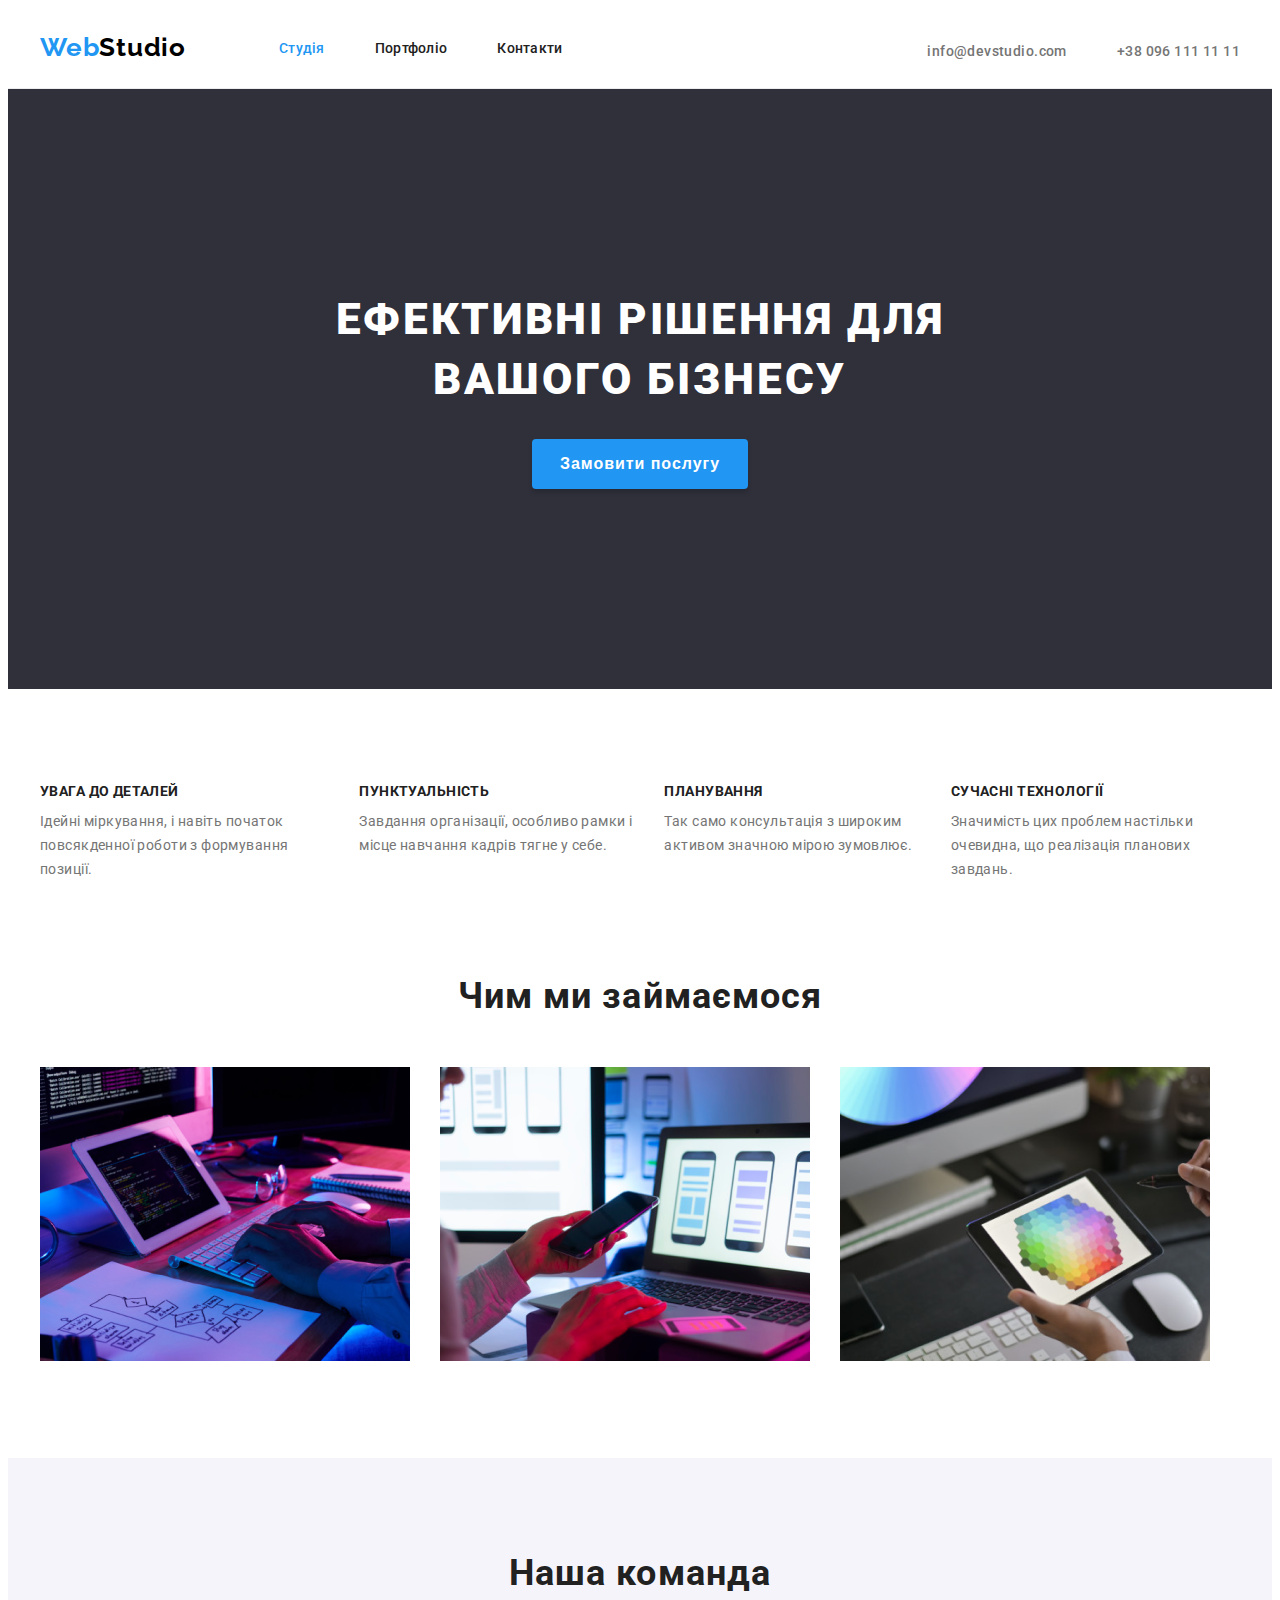
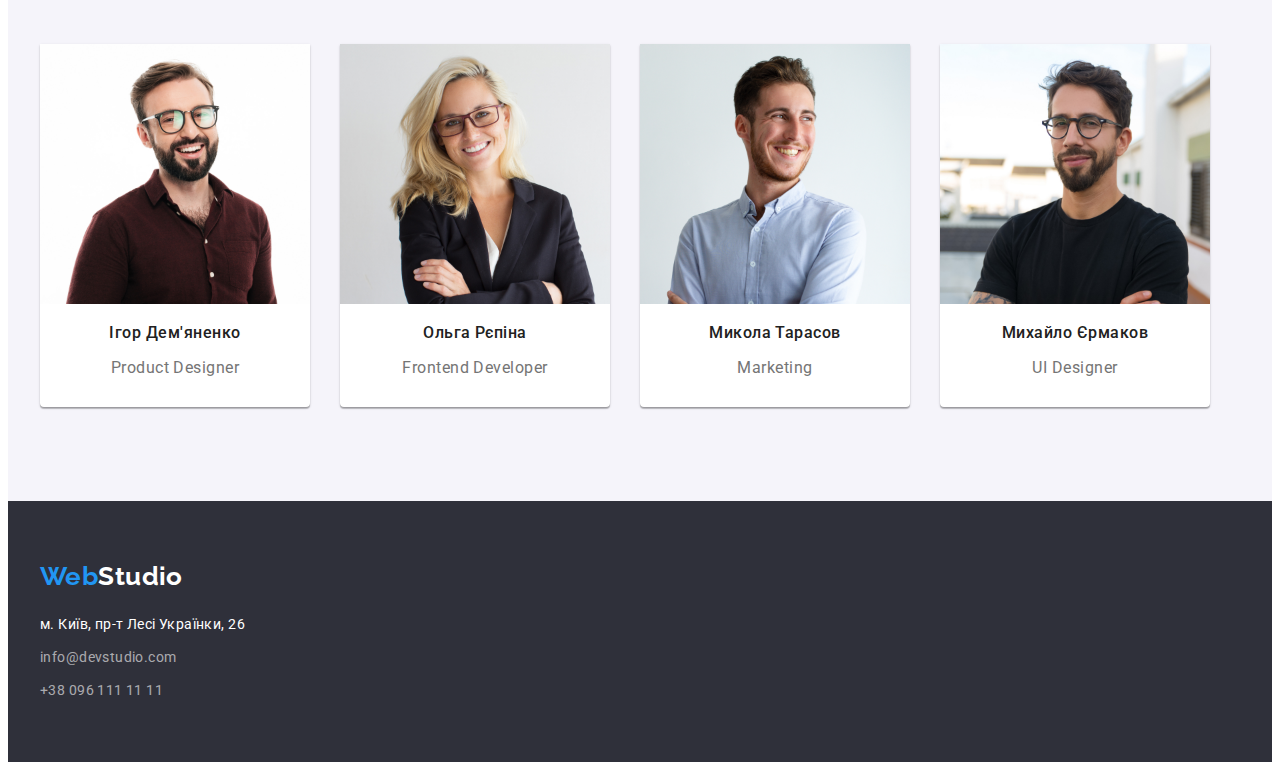
<file: index.html>
<!DOCTYPE html>
<html lang="uk">

<head>
    <meta charset="UTF-8">
    <meta http-equiv="X-UA-Compatible" content="IE=edge">
    <meta name="viewport" content="width=device-width, initial-scale=1.0">
    <title>Web Studio</title>
    <link rel="preconnect" href="https://fonts.googleapis.com">
    <link rel="preconnect" href="https://fonts.gstatic.com" crossorigin>
    <link
        href="https://fonts.googleapis.com/css2?family=Raleway:wght@700&family=Roboto:wght@400;500;700;900&display=swap"
        rel="stylesheet">

    <!--Modern normalize-->
    <link rel="stylesheet" href="https://cdnjs.cloudflare.com/ajax/libs/modern-normalize/1.1.0/modern-normalize.min.css"
        integrity="sha512-wpPYUAdjBVSE4KJnH1VR1HeZfpl1ub8YT/NKx4PuQ5NmX2tKuGu6U/JRp5y+Y8XG2tV+wKQpNHVUX03MfMFn9Q=="
        crossorigin="anonymous" referrerpolicy="no-referrer" />

    <link rel="stylesheet" href="./styles/styles.css" />

</head>

<body class="page">

    <header class="header">
        <div class="container header-container">
            <nav class="header-nav">
                <a href="./index.html" class="logo-header"><span class="logo-web">Web</span>Studio</a>
                <ul class="navigation">
                    <li><a class="header-link nav active link" href="./index.html">Студія</a></li>
                    <li><a class="header-link nav link" href="./portfolio.html">Портфоліо</a></li>
                    <li><a class="header-link nav link" href="">Контакти</a> </li>
                </ul>
            </nav>
            <ul class="list-header">
                <li class="item">
                    <a class="link-contacts" href="mailto:info@devstudio.com">info@devstudio.com</a>
                </li>
                <li class="item">
                    <a class="link-contacts" href="tel:+380961111111">+38 096 111 11 11</a>
                </li>
            </ul>
        </div>
    </header>

    <main class="main">
        <section class="hero">
            <div class="container container-hero">
                <h1 class="hero-title">Ефективні рішення для вашого бізнесу</h1>
                <button class="hero-button" type="button">Замовити послугу</button>
            </div>
        </section>
        <section class="features section">
            <div class="container container-features">
                <ul class="list-features">
                    <li class="">
                        <h3 class="features-detail">УВАГА ДО ДЕТАЛЕЙ</h3>
                        <p class="features-detail-p">Ідейні міркування, і навіть початок повсякденної роботи з
                            формування позиції.</p>
                    </li>
                    <li>
                        <h3 class="features-detail">ПУНКТУАЛЬНІСТЬ</h3>
                        <p class="features-detail-p">Завдання організації, особливо рамки і місце навчання кадрів тягне
                            у себе.</p>
                    </li>
                    <li>
                        <h3 class="features-detail">ПЛАНУВАННЯ</h3>
                        <p class="features-detail-p">Так само консультація з широким активом значною мірою зумовлює.</p>
                    </li>
                    <li>
                        <h3 class="features-detail">СУЧАСНІ ТЕХНОЛОГІЇ</h3>
                        <p class="features-detail-p">Значимість цих проблем настільки очевидна, що реалізація планових
                            завдань.</p>
                    </li>
                </ul>
            </div>
        </section>
        <section class="our-work section">
            <div class="container container-our-work">
                <h2 class="what-we-do-title">Чим ми займаємося</h2>
                <div class="work">
                    <div class="work-1">
                        <img src="./images/index html/photo-1.png" alt="людина набирає текст на клавіатурі" width="370"
                            height="294">
                    </div>
                    <div class="work-2">
                        <img src="./images/index html/photo-2.png" alt="людина працює на ноутбуці" width="370"
                            height="294">
                    </div>
                    <div class="work-3">
                        <img src="./images/index html/photo-3.png" alt="людина працює на планшеті" width="370"
                            height="294">
                    </div>
                </div>
            </div>
        </section>

        <!--Наша команда-->
        <section class="our-team section">
            <div class="container container-our-team">
                <h2 class="our-headline-team">Наша команда</h2>
                <div class="team-list">
                    <div class="list-item-team">
                        <img class="team-image" src="./images/index html/product-designer.jpg"
                            alt="чоловік в коричневій сорочці" width="270" height="260">
                        <h3 class="name">Ігор Дем'яненко</h3>
                        <p class="position">Product Designer</p>
                    </div>
                    <div class="list-item-team">
                        <img class="team-image" src="./images/index html/frontend-developer.jpg"
                            alt="жінка в чорному піджаку" width="270" height="260">
                        <h3 class="name">Ольга Рєпіна</h3>
                        <p class="position">Frontend Developer</p>
                    </div>
                    <div class="list-item-team">
                        <img class="team-image" src="./images/index html/marketing.jpg" alt="чоловік в білій сорочці"
                            width="270" height="260">
                        <h3 class="name">Микола Тарасов</h3>
                        <p class="position">Marketing</p>
                    </div>
                    <div class="list-item-team">
                        <img class="team-image" src="./images/index html/ui-designer.jpg"
                            alt="чоловік в чорній футболці" width="270" height="260">
                        <h3 class="name">Михайло Єрмаков</h3>
                        <p class="position">UI Designer</p>
                    </div>
                </div>
            </div>
        </section>
    </main>

    <footer class="footer">
        <div class="container container-footer">
            <a href="WebStudio" class="logo-footer">Web<span class="logo-footer-1">Studio</span></a>
            <address>
                <ul class="footer-list">
                    <li class="footer-li"><a href="adress:м. Київ, пр-т Лесі Українки, 26" class="adress">м. Київ, пр-т
                            Лесі Українки, 26</a></li>
                    <li class="footer-li"><a href="mailto:info@devstudio.com" class="contacts">info@devstudio.com</a>
                    </li>
                    <li class=""><a href="tel:+380961111111" class="contacts">+38 096 111 11 11</a></li>
                </ul>
            </address>

        </div>
    </footer>

</body>

</html>
</file>
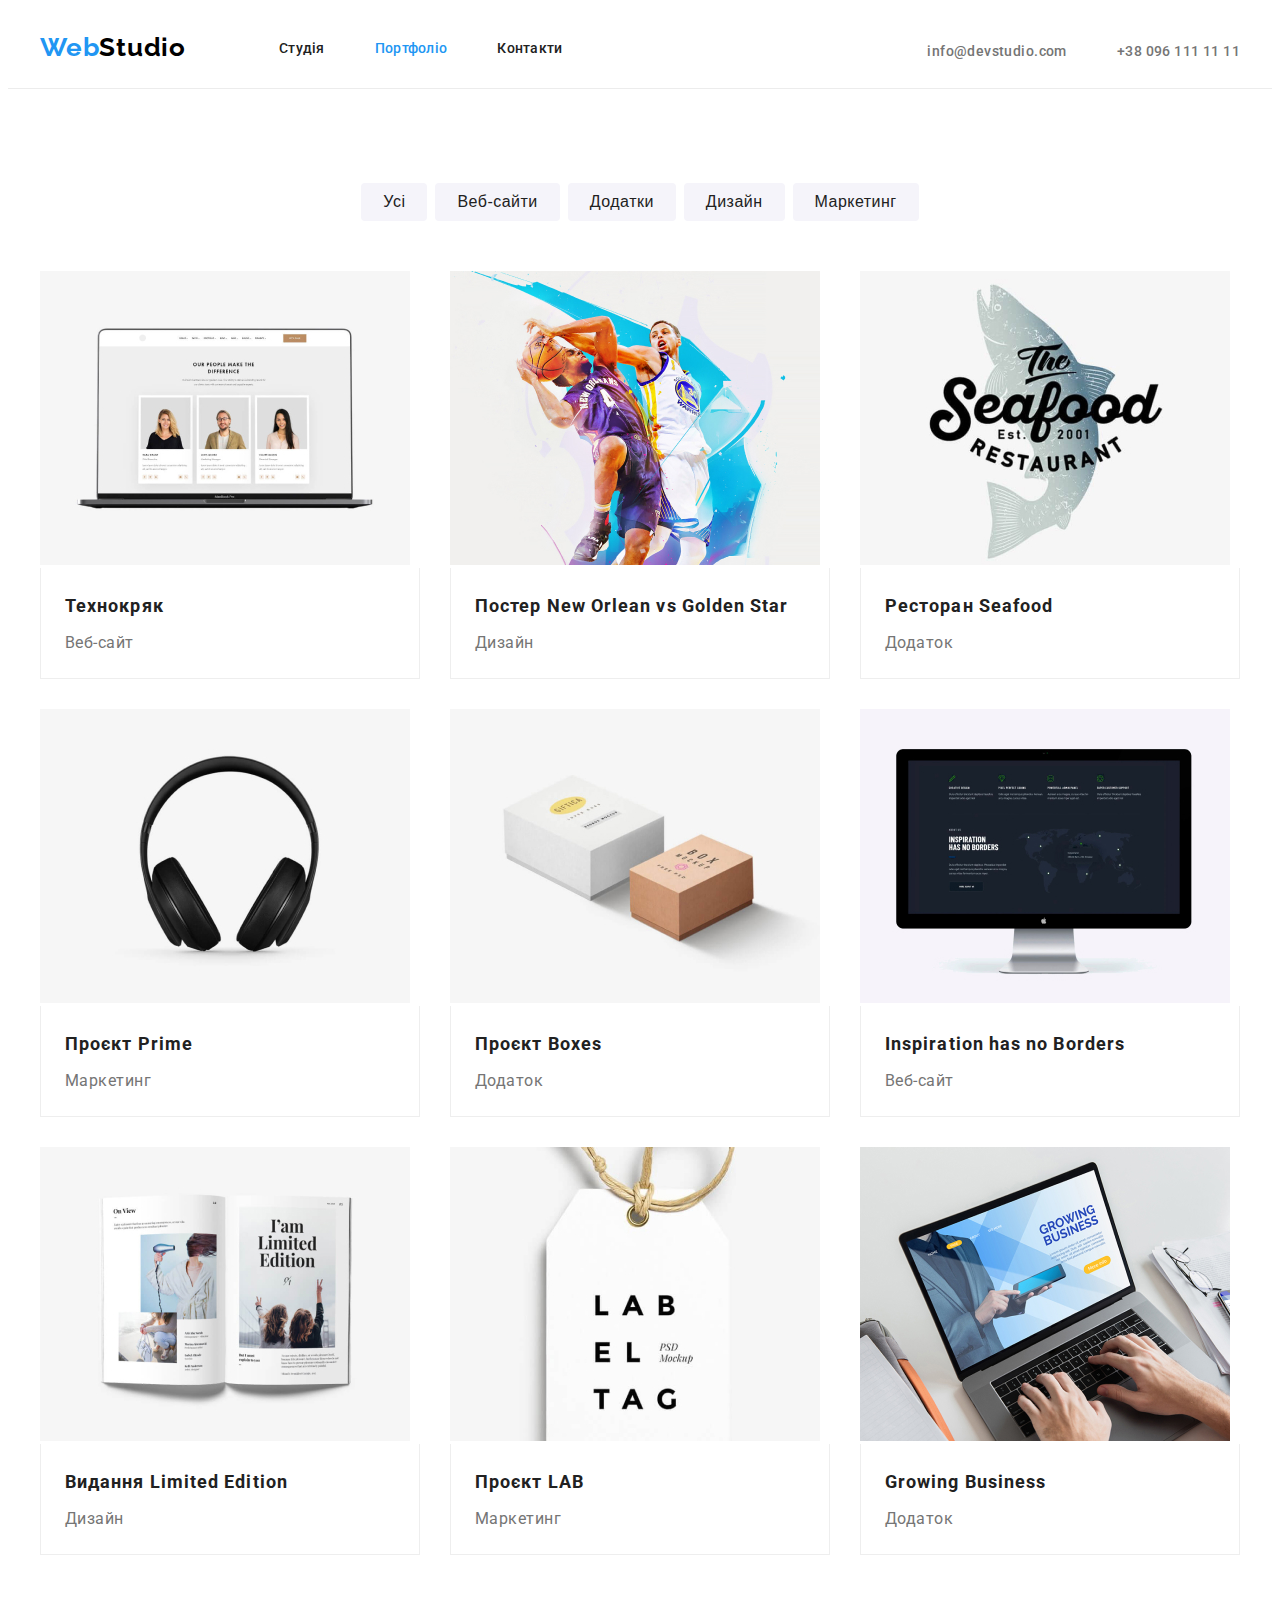
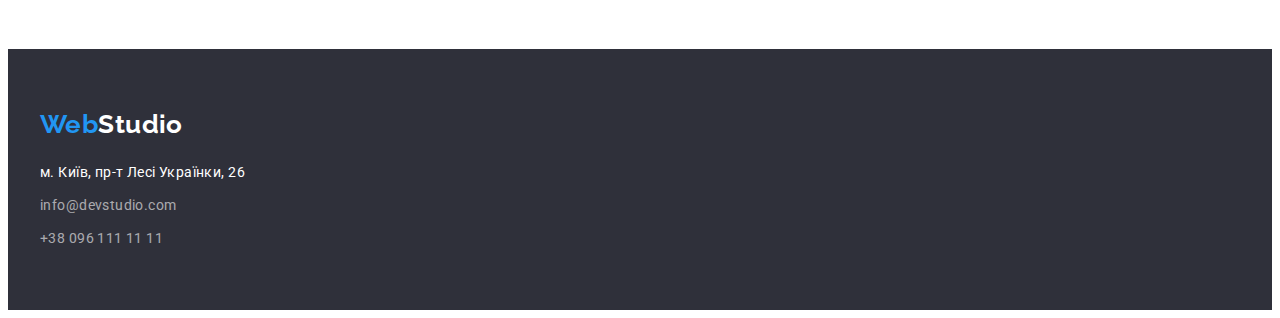
<file: portfolio.html>
<!DOCTYPE html>
<html lang="uk">

<head>
    <meta charset="UTF-8">
    <meta http-equiv="X-UA-Compatible" content="IE=edge">
    <meta name="viewport" content="width=device-width, initial-scale=1.0">
    <title>Portfolio</title>
    <link rel="preconnect" href="https://fonts.googleapis.com">
    <link rel="preconnect" href="https://fonts.gstatic.com" crossorigin>
    <link
        href="https://fonts.googleapis.com/css2?family=Raleway:wght@700&family=Roboto:wght@400;500;700;900&display=swap"
        rel="stylesheet">

    <!--Modern normalize-->
    <link rel="stylesheet" href="https://cdnjs.cloudflare.com/ajax/libs/modern-normalize/1.1.0/modern-normalize.min.css"
        integrity="sha512-wpPYUAdjBVSE4KJnH1VR1HeZfpl1ub8YT/NKx4PuQ5NmX2tKuGu6U/JRp5y+Y8XG2tV+wKQpNHVUX03MfMFn9Q=="
        crossorigin="anonymous" referrerpolicy="no-referrer" />

    <link rel="stylesheet" href="./styles/styles.css" />
</head>

<body class="page">

    <header class="header">
        <div class="container header-container">
            <nav class="header-nav">
                <a href="./index.html" class="logo-header"><span class="logo-web">Web</span>Studio</a>
                <ul class="navigation">
                    <li><a class="header-link" href="./index.html">Студія</a></li>
                    <li><a class="header-link current" href="./portfolio.html">Портфоліо</a></li>
                    <li><a class="header-link" href="">Контакти</a> </li>
                </ul>
            </nav>
            <ul class="list-header">
                <li class="item">
                    <a class="link-contacts" href="mailto:info@devstudio.com">info@devstudio.com</a>
                </li>
                <li class="item">
                    <a class="link-contacts" href="tel:+380961111111">+38 096 111 11 11</a>
                </li>
            </ul>
        </div>
    </header>
    <section class="section-portfolio">
        <div class="container container-portfolio">
            <h1 class="our-projects">Наші роботи</h1>
            <ul class="list-portfolio">
                <li><button class="button" type="button">Усі</button></li>
                <li><button class="button" type="button">Веб-сайти</button></li>
                <li><button class="button" type="button">Додатки</button></li>
                <li><button class="button" type="button">Дизайн</button></li>
                <li><button class="button" type="button">Маркетинг</button></li>
            </ul>

            <ul class="list-projects">
                <li class="projects">
                    <a class="link" href="">
                        <img class="photo-project" src="./images/portfolio/img-1.jpg" alt="Технокряк" width="370"
                            height="294">
                        <div class="card-text">
                            <h2 class="project-name">Технокряк</h2>
                            <p class="project-type">Веб-сайт</p>
                        </div>
                    </a>
                </li>
                <li class="projects">
                    <a class="link" href="">
                        <img class="photo-project" src="./images/portfolio/img-2.jpg"
                            alt="Постер New Orlean vs Golden Star" width="370" height="294">
                        <div class="card-text">
                            <h2 class="project-name">Постер New Orlean vs Golden Star</h2>
                            <p class="project-type">Дизайн</p>
                        </div>
                    </a>
                </li>
                <li class="projects">
                    <a class="link" href="">
                        <img class="photo-project" src="./images/portfolio/img-3.jpg" alt="Ресторан Seafood" width="370"
                            height="294">
                        <div class="card-text">
                            <h2 class="project-name">Ресторан Seafood</h2>
                            <p class="project-type">Додаток</p>
                        </div>
                    </a>
                </li>
                <li class="projects">
                    <a class="link" href="">
                        <img class="photo-project" src="./images/portfolio/img-4.jpg" alt="Проєкт Prime" width="370"
                            height="294">
                        <div class="card-text">
                            <h2 class="project-name">Проєкт Prime</h2>
                            <p class="project-type">Маркетинг</p>
                        </div>
                    </a>
                </li>
                <li class="projects">
                    <a class="link" href="">
                        <img class="photo-project" src="./images/portfolio/img-5.jpg" alt="Проєкт Boxes" width="370"
                            height="294">
                        <div class="card-text">
                            <h2 class="project-name">Проєкт Boxes</h2>
                            <p class="project-type">Додаток</p>
                        </div>
                    </a>
                </li>
                <li class="projects">
                    <a class="link" href="">
                        <img class="photo-project" src="./images/portfolio/img-6.jpg" alt="Inspiration has no Borders"
                            width="370" height="294">
                        <div class="card-text">
                            <h2 class="project-name">Inspiration has no Borders</h2>
                            <p class="project-type">Веб-сайт</p>
                        </div>
                    </a>
                </li>
                <li class="projects">
                    <a class="link" href="">
                        <img class="photo-project" src="./images/portfolio/img-7.jpg" alt="Видання Limited Edition"
                            width="370" height="294">
                        <div class="card-text">
                            <h2 class="project-name">Видання Limited Edition</h2>
                            <p class="project-type">Дизайн</p>
                        </div>
                    </a>
                </li>
                <li class="projects">
                    <a class="link" href="">
                        <img class="photo-project" src="./images/portfolio/img-8.jpg" alt="Проєкт LAB" width="370"
                            height="294">
                        <div class="card-text">
                            <h2 class="project-name">Проєкт LAB</h2>
                            <p class="project-type">Маркетинг</p>
                        </div>
                    </a>
                </li>
                <li class="projects">
                    <a class="link" href="">
                        <img class="photo-project" src="./images/portfolio/img-9.jpg" alt="Growing Business" width="370"
                            height="294">
                        <div class="card-text">
                            <h2 class="project-name">Growing Business</h2>
                            <p class="project-type">Додаток</p>
                        </div>
                    </a>
                </li>
            </ul>
        </div>
    </section>
    </main>

    <footer class="footer">
        <div class="container container-footer">
            <a href="WebStudio" class="logo-footer">Web<span class="logo-footer-1">Studio</span></a>
            <ul class="footer-list">
                <li class="footer-li"><a href="adress:м. Київ, пр-т Лесі Українки, 26" class="adress">м. Київ, пр-т Лесі
                        Українки, 26</a></li>
                <li class="footer-li"><a href="mailto:info@devstudio.com" class="contacts">info@devstudio.com</a></li>
                <li class=""><a href="tel:+380961111111" class="contacts">+38 096 111 11 11</a></li>
            </ul>
        </div>
    </footer>

</body>

</html>
</file>
<file: styles/styles.css>
:root {
    /*fonts*/
    /*text colors*/
    --main-txt-cl: #212121;
    --accent-txt-cl: #2196f3;
    --scnd-txt-cl: #757575;
    --light-txt-cl: #FFFFFF;
    /*background colors*/
    --dark-background-cl: #2f303a;
    --border-cl: #EEEEEE;
}

.page {
    color: var(--main-txt-cl);
    font-family: "Roboto", sans-serif;
    letter-spacing: 0.03em;
    font-size: 14px;
}

/* header */

.navigation {
    list-style: none;
    display: flex;
    gap: 50px;
    margin: 0;
    padding: 0;
}

.navigation .current {
    color: var(--accent-txt-cl);
}

.header-link:hover,
.header-link:focus {
    color: var(--accent-txt-cl);
}

.header {
    border-bottom: 1px solid #ececec;
    padding-top: 24px;
    padding-bottom: 25px;
}

.header-container {
    display: flex;
    align-items: baseline;

}

.header-nav {
    margin-right: auto;
    list-style: none;
    display: flex;
    align-items: center;
}

.logo-header {
    color: rgba(0, 0, 0, 1);
    font-family: "Raleway", sans-serif;
    text-decoration: none;
    font-weight: 700;
    font-size: 26px;
    line-height: 1.2;
    letter-spacing: 0.03em;
    margin-right: 93px;
}

.logo-web {
    color: var(--accent-txt-cl);
}

.logo-studio {
    color: #000;
}

.header-link {
    text-decoration: none;
}

.header-link {
    font-weight: 500;
    font-size: 14px;
    line-height: calc(16 / 14);
    letter-spacing: 0.02em;
    color: var(--main-txt-cl);
}

.header-link:hover,
.header-link:focus,
.active {
    color: var(--accent-txt-cl);
}

.list-header .link-contacts {
    color: var(--scnd-txt-cl);
}

.list-header .link-contacts:hover,
.list-header .link-contacts:focus {
    color: var(--accent-txt-cl);
}

.list-header {
    list-style: none;
    color: var(--scnd-txt-cl);
    font-weight: 500;
    display: flex;
    gap: 50px;
    margin: 0;
    padding: 0;
}

.link-contacts {
    text-decoration: none;
    color: currentColor;
}

/*main*/

.container {
    width: 1200px;
    padding-left: 15px;
    padding-right: 15px;
    margin-left: auto;
    margin-right: auto;
}

.section {
    padding-top: 94px;
    padding-bottom: 94px;
}

.hero {
    background-color: var(--dark-background-cl);
    text-align: center;
    padding-top: 200px;
    padding-bottom: 200px;
}

.hero-button {
    font-weight: 700;
    font-size: 16px;
    line-height: calc(30 / 16);
    letter-spacing: 0.06em;
    color: var(--light-txt-cl);
    background-color: var(--accent-txt-cl);
    border: none;
    width: 216px;
    height: 50px;
    border-radius: 4px;
    box-shadow: 0px 4px 4px rgba(0, 0, 0, 0.15);
}

.hero-button:hover,
.hero-button:focus,
.hero-button:active {}

.hero-title {
    color: var(--light-txt-cl);
    text-transform: uppercase;
    font-family: "Roboto";
    font-style: normal;
    font-weight: 900;
    font-size: 44px;
    line-height: calc(60 / 44);
    letter-spacing: 0.06em;
    margin: 0;
    margin-left: auto;
    margin-right: auto;
    margin-bottom: 30px;
    width: 696px;
}

.list-features {
    list-style: none;
    margin: 0;
    padding: 0;
    display: flex;
    justify-content: center;
    gap: 30px;
}

.features {
    padding-top: 94px;
    padding-bottom: 0px;
}

.container-features {
    display: flex;
    padding-bottom: 0px;
}

.features-detail {
    text-transform: uppercase;
    color: var(--main-txt-cl);
    font-weight: 700;
    font-size: 14px;
    line-height: calc(16 / 14);
    letter-spacing: 0.03em;
    margin: 0;
    margin-bottom: 10px;
}

.features-detail-p {
    line-height: calc(24 / 14);
    color: var(--scnd-txt-cl);
    margin: 0;
}

.what-we-do-title {
    font-family: "Roboto";
    font-style: normal;
    font-weight: 700;
    font-size: 36px;
    line-height: calc(42 / 36);
    letter-spacing: 0.03em;
    color: var(--main-txt-cl);

    text-align: center;
    margin: 0;
    margin-bottom: 50px;
}

.img {
    display: block;
    max-width: 100%;
    height: auto;
}

.work {
    display: flex;
    gap: 30px;
    list-style: none;
}

.our-team {
    background-color: #f5f4fa;
}

.our-headline-team {
    font-weight: 700;
    font-size: 36px;
    line-height: calc(42 / 36);
    text-align: center;
    letter-spacing: 0.03em;
    color: var(--main-txt-cl);
    margin: 0;
    margin-bottom: 50px;
}

.team-list {
    display: flex;
    gap: 30px;
}

.list-item-team {
    background-color: white;

    box-shadow: 0px 1px 3px rgba(0, 0, 0, 0.12), 0px 1px 1px rgba(0, 0, 0, 0.14), 0px 2px 1px rgba(0, 0, 0, 0.2);
    border-radius: 0px 0px 4px 4px;
}

.name {
    text-align: center;
    font-weight: 500;
    font-size: 16px;
    line-height: calc(19 / 16);
    letter-spacing: 0.03em;
    color: var(--main-txt-cl);
    margin-top: 30;
}

.position {
    text-align: center;
    font-weight: 400;
    font-size: 16px;
    line-height: calc(19 / 16);
    letter-spacing: 0.03em;
    color: var(--scnd-txt-cl);
    margin-top: 10px;
    margin-bottom: 30px;
}

/* footer */

.footer {
    background-color: var(--dark-background-cl);
    padding-bottom: 60px;
    padding-top: 60px;
}

.logo-footer {
    color: var(--accent-txt-cl);
    font-family: 'Raleway';
    font-style: normal;
    text-decoration: none;
    font-weight: 700;
    font-size: 26px;
    line-height: calc(31 / 26);
    margin-bottom: 20px;
    display: inline-block;
}

.logo-footer-1 {
    color: var(--light-txt-cl);
}


.logo-footer .logo-footer-1 {
    width: 145px;
    height: 31px;
    left: 215px;
    top: 2154px;

    font-family: 'Raleway';
    font-style: normal;
    font-weight: 700;
    font-size: 26px;
    line-height: calc(31 / 26);
}

.adress {
    text-decoration: none;
    font-style: normal;
    font-weight: 400;
    font-size: 14px;
    line-height: calc(24 / 14);
    color: var(--light-txt-cl);
}

.contacts {
    text-decoration: none;
    font-weight: 400;
    font-size: 14px;
    line-height: calc(24 / 14);
    letter-spacing: 0.03em;
    color: rgba(255, 255, 255, 0.6);
}

.footer-list {
    list-style: none;
    margin: 0;
    padding: 0;
    font-style: normal;
}

.footer-li {
    margin-bottom: 9px;
}

/*portfolio*/

.img {
    display: block;
    margin: 0;
    max-width: 100%;
    height: auto;
}

.section-portfolio {
    padding-bottom: 94px;
    padding-top: 94px;
}

.list-portfolio {
    display: flex;
    justify-content: center;
    list-style: none;
    gap: 8px;
    padding: 0;
    margin: 0;
    margin-bottom: 50px;
}

.list-portfolio .button {
    color: var(--main-txt-cl);
    background-color: #f5f4fa;
    border-radius: 4px;
    font-weight: 500;
    font-size: 16px;
    line-height: calc(26 / 16);
    letter-spacing: 0.03em;
    text-align: center;
    border: none;
    padding: 6px 22px;
    cursor: pointer;
}

.list-portfolio .button:hover,
.list-portfolio .button:focus,
.list-portfolio .button:active {
    color: var(--light-txt-cl);
    background-color: var(--accent-txt-cl);
    box-shadow: 0px 3px 1px rgba(0, 0, 0, 0.1), 0px 1px 2px rgba(0, 0, 0, 0.08), 0px 2px 2px rgba(0, 0, 0, 0.12);
}

.our-projects {
    position: absolute;
    width: 1px;
    height: 1px;
    margin: -1px;
    padding: 0;
    white-space: nowrap;
    clip-path: inset(100%);
    clip: rect(0 0 0 0);
    overflow: hidden;
    background-color: var(--light-txt-cl);
    border: 1px solid var(--border-cl);
    box-sizing: border-box;
}

.list-projects {
    list-style: none;
    display: flex;
    flex-wrap: wrap;
    gap: 30px;
    padding: 0;
    margin: 0;
}

.projects {
    border-color: var(--border-cl);
    flex-basis: calc((100% - 2*30px) / 3);
}

.link {
    text-decoration: none;
}

.card-text {
    padding: 20px 24px;
    border: 1px solid var(--border-cl);
    border-top: none;
}

.project-name {
    font-size: 18px;
    line-height: calc(36 / 18);
    font-weight: 700;
    letter-spacing: 0.06em;
    color: var(--main-txt-cl);
    margin-top: 0;
    margin-bottom: 4px;
}

.project-type {
    font-size: 16px;
    line-height: calc(30 / 16);
    font-weight: 400;
    letter-spacing: 0.03em;
    color: var(--scnd-txt-cl);
    margin: 0;
}
</file>
